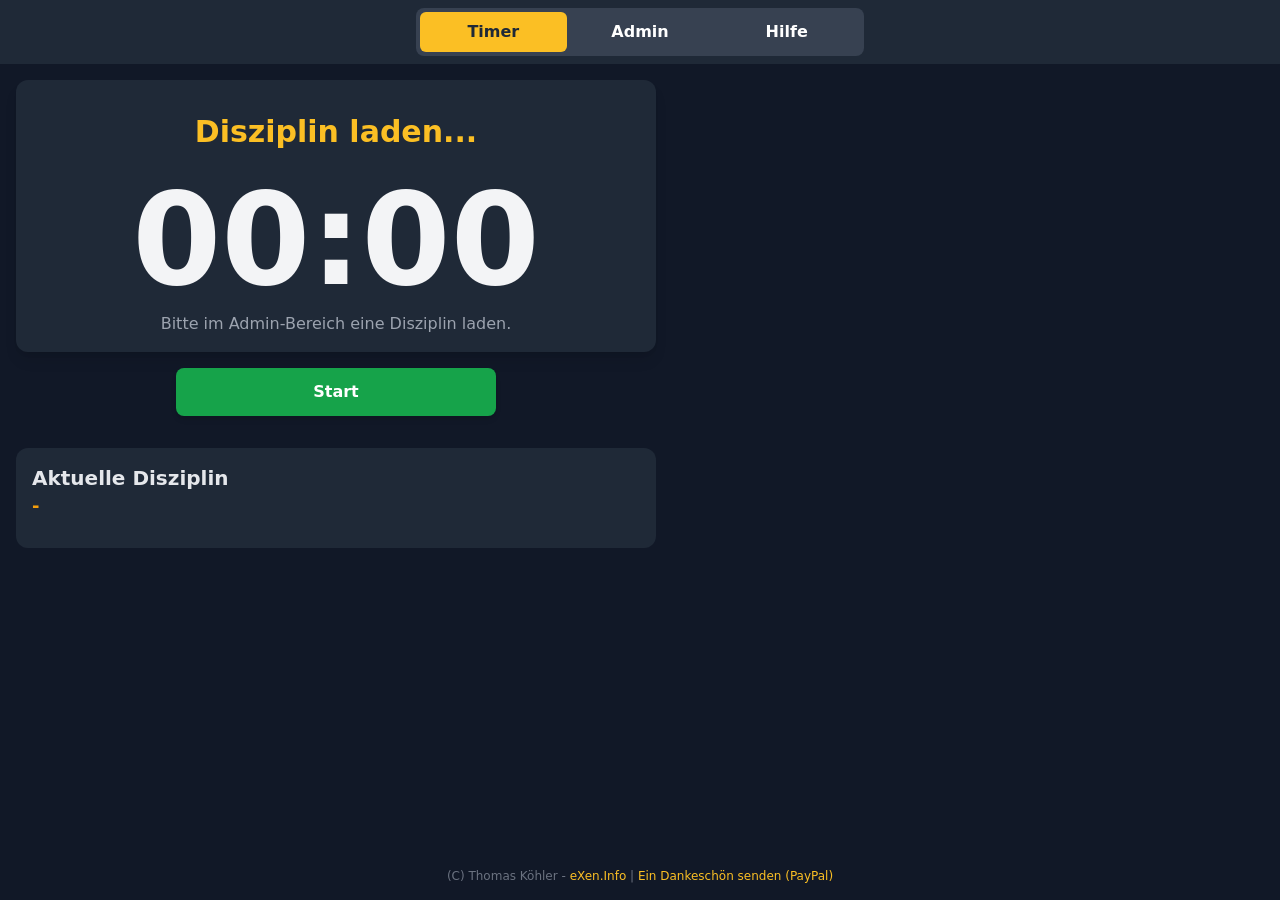
<file: index.html>
<!DOCTYPE html>
<html lang="de" class="h-screen">
<head>
    <meta charset="UTF-8">
    <meta name="viewport" content="width=device-width, initial-scale=1.0, user-scalable=no">
    <title>eXen-BDMP-Timer</title>
    <meta name="theme-color" content="#1f2937"/>
    <link rel="manifest" href="manifest.json">
    <link rel="apple-touch-icon" href="icons/icon-192.png">
    <link rel="stylesheet" href="style.css">
</head>
<body class="bg-gray-900 text-white h-full flex flex-col antialiased">

    <div id="app-container" class="flex-grow flex flex-col min-h-0">
        <div class="p-2 flex-shrink-0 bg-gray-800">
            <div class="flex justify-center rounded-lg bg-gray-700 p-1 md:max-w-md mx-auto">
                <button id="nav-timer" class="nav-btn w-full py-2 px-4 rounded-md font-bold transition-colors active">Timer</button>
                <button id="nav-admin" class="nav-btn w-full py-2 px-4 rounded-md font-bold transition-colors">Admin</button>
                <button id="nav-help" class="nav-btn w-full py-2 px-4 rounded-md font-bold transition-colors">Hilfe</button>
            </div>
        </div>

        <div id="timer-view" class="flex flex-col flex-grow min-h-0 md:max-w-2xl md:mx-auto w-full">
            <div class="p-4 flex-shrink-0">
                <div class="bg-gray-800 rounded-xl p-4 md:p-6 text-center shadow-lg">
                    <p id="live-stage-name" class="text-xl md:text-3xl font-bold text-amber-400 mb-2 h-auto min-h-[72px] flex items-center justify-center stage-name-display break-word">Disziplin laden...</p>
                    <p id="live-timer-display" class="timer-display text-7xl md:text-8xl lg:text-9xl text-gray-100">00:00</p>
                    <p id="live-total-progress" class="text-gray-400 mt-2 h-6">Bitte im Admin-Bereich eine Disziplin laden.</p>
                    
                    <div id="epp-timer-sektion" class="mt-4" style="display: none;">
                        <h3 class="text-lg font-bold text-gray-400">EPP Restzeit</h3>
                        <p id="epp-restzeit-anzeige" class="text-3xl font-bold text-gray-200">05:30</p>
                    </div>
                </div>
                <div id="live-controls-container" class="my-4 flex flex-col justify-center items-center gap-4 px-4">
                    <button id="live-start-btn" class="w-full max-w-xs bg-green-600 hover:bg-green-700 text-white font-bold py-3 px-4 rounded-lg shadow-md transition-colors">Start</button>
                    <button id="epp-pause-btn" class="btn-epp-pause w-full max-w-xs text-white font-bold py-3 px-4 rounded-lg shadow-md hidden">Störung / Pause</button>
                    <button id="epp-next-station-btn" class="w-full max-w-xs bg-blue-600 hover:bg-blue-700 text-white font-bold py-3 px-4 rounded-lg shadow-md transition-colors hidden">Nächste Station</button>
                    <button id="live-reset-btn" class="w-full max-w-xs bg-red-600 hover:bg-red-700 text-white font-bold py-3 px-4 rounded-lg shadow-md transition-colors hidden">Reset</button>
                </div>
            </div>
            <div class="flex-grow overflow-y-auto custom-scrollbar px-4 pb-4">
                <div class="bg-gray-800 rounded-xl p-4">
                    <div class="mb-3">
                        <h2 class="text-xl font-bold text-gray-200">Aktuelle Disziplin</h2>
                        <p id="live-discipline-name" class="text-amber-500 font-semibold text-lg break-word">-</p>
                    </div>
                    <div id="live-stages-list" class="space-y-2"></div>
                </div>
            </div>
        </div>

        <div id="admin-view" class="hidden flex-col flex-grow min-h-0 md:max-w-2xl md:mx-auto w-full p-4 overflow-y-auto custom-scrollbar">
            <div class="bg-gray-800 rounded-xl p-4">

                <div class="mb-4 pb-4 border-b border-gray-700">
                    <h2 class="text-xl font-bold mb-3 text-gray-200">Disziplin-Verwaltung</h2>
                    <select id="admin-discipline-select" class="bg-gray-700 border border-gray-600 text-white rounded-lg p-2 w-full mb-3"></select>
                    <div class="grid grid-cols-3 gap-3">
                        <button id="admin-load-btn" class="bg-blue-600 hover:bg-blue-500 text-white font-bold py-2 px-4 rounded-lg shadow-md">Laden</button>
                        <button id="admin-export-single-btn" class="bg-purple-600 hover:bg-purple-500 text-white font-bold py-2 px-4 rounded-lg shadow-md">Kopieren</button>
                        <button id="admin-delete-btn" class="bg-red-700 hover:bg-red-600 text-white font-bold py-2 px-4 rounded-lg shadow-md">Löschen</button>
                    </div>
                </div>
                
                <div class="mb-4 pb-4 border-b border-gray-700">
                    <h2 class="text-xl font-bold mb-3 text-gray-200">Audio-Einstellungen</h2>
                    <div class="space-y-3">
                        <div>
                            <label for="volume-slider" class="block mb-2 text-sm font-medium text-gray-300">Signalton-Lautstärke: <span id="volume-display">100</span>%</label>
                            <input id="volume-slider" type="range" min="0" max="100" value="100" class="w-full h-2 bg-gray-600 rounded-lg appearance-none cursor-pointer">
                        </div>
                        <button id="test-tone-btn" class="w-full bg-gray-600 hover:bg-gray-500 text-white font-bold py-2 px-4 rounded-lg shadow-md">Test-Ton</button>
                    </div>
                </div>

                <div class="mb-4 pb-4 border-b border-gray-700">
                    <h2 class="text-xl font-bold mb-3 text-gray-200">Standard-Sätze laden</h2>
                    <button id="load-from-server-btn" class="w-full bg-green-600 hover:bg-green-500 text-white font-bold py-2 px-4 rounded-lg shadow-md">BDMP-Standard & EPP laden</button>
                </div>

                <div class="mb-4 pb-4 border-b border-gray-700">
                    <h2 class="text-xl font-bold mb-3 text-gray-200">Sammlung Teilen / Sichern</h2>
                    <div class="grid grid-cols-1 sm:grid-cols-2 gap-3">
                        <button id="export-all-btn" class="bg-purple-600 hover:bg-purple-500 text-white font-bold py-2 px-4 rounded-lg shadow-md">Sammlung kopieren</button>
                        <button id="import-btn" class="bg-teal-600 hover:bg-teal-500 text-white font-bold py-2 px-4 rounded-lg shadow-md">Aus Text einfügen</button>
                    </div>
                </div>

                <div>
                    <div class="flex justify-between items-center mb-3">
                         <h2 class="text-xl font-bold text-gray-200">Disziplin-Editor (<span id="editing-discipline-name" class="text-amber-400">Neue Disziplin</span>)</h2>
                         <button id="admin-new-btn" class="bg-gray-600 hover:bg-gray-500 text-white font-bold py-1 px-3 rounded-lg text-sm">Neu</button>
                    </div>
                    <div id="admin-stages-list" class="space-y-1 mb-4"></div>
                    <div id="add-stage-form-container" class="pt-4 border-t border-gray-700">
                        <h3 class="font-bold text-lg mb-2 text-gray-300">Neue Phase hinzufügen</h3>
                        <div class="grid grid-cols-1 gap-3">
                            <textarea id="new-stage-name" placeholder="Beschreibung der Phase (mehrzeilig)" class="bg-gray-700 border border-gray-600 text-white rounded-lg p-2" rows="3"></textarea>
                        </div>
                        <div class="grid grid-cols-2 gap-3 mt-3">
                            <input type="number" id="new-stage-prep-time" placeholder="Vorlaufzeit (s)" min="0" class="bg-gray-700 border border-gray-600 text-white rounded-lg p-2">
                            <input type="number" id="new-stage-duration" placeholder="Dauer (s)" min="0" class="bg-gray-700 border border-gray-600 text-white rounded-lg p-2">
                        </div>
                        <div class="grid grid-cols-2 gap-3 mt-3">
                            <input type="number" id="new-stage-reps" placeholder="Wiederholungen" min="1" class="bg-gray-700 border border-gray-600 text-white rounded-lg p-2">
                            <input type="number" id="new-stage-pause" placeholder="Pause zw. Wdh. (s)" min="0" class="bg-gray-700 border border-gray-600 text-white rounded-lg p-2">
                        </div>
                        <div class="grid grid-cols-2 gap-3 mt-3">
                            <div class="flex items-center bg-gray-700 border border-gray-600 rounded-lg p-2"><input type="checkbox" id="new-stage-sound-start" class="h-5 w-5 bg-gray-700 rounded text-amber-500 focus:ring-amber-400"><label for="new-stage-sound-start" class="ml-2 text-gray-300 text-sm">Ton am Anfang</label></div>
                            <div class="flex items-center bg-gray-700 border border-gray-600 rounded-lg p-2"><input type="checkbox" id="new-stage-sound-end" class="h-5 w-5 bg-gray-700 rounded text-amber-500 focus:ring-amber-400" checked><label for="new-stage-sound-end" class="ml-2 text-gray-300 text-sm">Ton am Ende</label></div>
                        </div>
                        <div class="flex items-center mt-3 bg-gray-700 border border-gray-600 rounded-lg p-2"><input type="checkbox" id="new-stage-pause-after" class="h-5 w-5 bg-gray-700 rounded text-amber-500 focus:ring-amber-400"><label for="new-stage-pause-after" class="ml-2 text-gray-300">Pause nach Phase</label></div>
                        <button id="add-stage-btn" class="mt-3 w-full bg-amber-500 hover:bg-amber-400 text-gray-900 font-bold py-2 px-4 rounded-lg">Phase zum Ablauf hinzufügen</button>
                        <div class="mt-6">
                            <h3 class="font-bold text-lg mb-2 text-gray-300">Ablauf speichern</h3>
                            <div class="flex gap-3">
                                <input type="text" id="discipline-name-input" placeholder="Name für Disziplin" class="bg-gray-700 border border-gray-600 text-white rounded-lg p-2 w-full">
                                <button id="save-discipline-btn" class="bg-green-600 hover:bg-green-500 text-white font-bold py-2 px-4 rounded-lg">Speichern</button>
                            </div>
                        </div>
                    </div>
                </div>
            </div>
        </div>
        
        <div id="help-view" class="hidden flex-col h-full md:max-w-2xl md:mx-auto w-full p-4 overflow-y-auto custom-scrollbar">
            <div class="bg-gray-800 rounded-xl p-6 text-left text-gray-300 space-y-4">
                <h1 class="text-amber-400 font-bold text-2xl mb-2">Anleitung für den eXen-BDMP-Timer</h1>
                <p>Dieser Timer wurde entwickelt, um dir das Training und die Durchführung von dynamischen Schießdisziplinen zu vereinfachen.</p>
                <div>
                    <h3 class="text-amber-400 font-bold text-lg mt-4 mb-2">Erste Schritte</h3>
                    <ol class="list-decimal pl-5 space-y-2">
                        <li><strong>Disziplinen laden:</strong> Gehe zur "Admin"-Ansicht und klicke auf "BDMP-Standard & EPP laden". Eine Auswahl an gängigen Disziplinen wird importiert.</li>
                        <li><strong>Ablauf auswählen & laden:</strong> Wähle in der Liste die gewünschte Disziplin aus und klicke auf "Laden". Die App wechselt automatisch zur Timer-Ansicht.</li>
                        <li><strong>Timer starten:</strong> Klicke auf "Start", um den Ablauf zu beginnen.</li>
                    </ol>
                </div>
                <div>
                    <h3 class="text-amber-400 font-bold text-lg mt-4 mb-2">Timer-Funktionen</h3>
                    <ul class="list-disc pl-5 space-y-2">
                        <li><strong>Einzelne Phase starten:</strong> Klicke in der Phasen-Liste auf das grüne Play-Symbol (▶), um direkt bei dieser Phase einzusteigen.</li>
                        <li><strong>EPP-Steuerung:</strong> Die EPP-Disziplin hat eine spezielle Steuerung mit Buttons wie "Station beenden" oder "Störung / Pause", die je nach Situation erscheinen.</li>
                    </ul>
                </div>
                <div>
                    <h3 class="text-amber-400 font-bold text-lg mt-4 mb-2">Admin-Funktionen</h3>
                    <ul class="list-disc pl-5 space-y-2">
                        <li><strong>Editor:</strong> Wähle eine Disziplin, um sie zu bearbeiten, oder klicke auf "Neu", um eine eigene Disziplin von Grund auf zu erstellen.</li>
                        <li><strong>Sammlung sichern/teilen:</strong> Mit "Sammlung kopieren" kannst du alle deine Disziplinen in die Zwischenablage kopieren. Mit "Aus Text einfügen" kannst du sie auf einem anderen Gerät wieder importieren.</li>
                    </ul>
                </div>
                <div>
                    <h3 class="text-amber-400 font-bold text-lg mt-4 mb-2">Hinweis zur Lautstärke</h3>
                    <p>Die Töne des Timers müssen auf dem Schießstand klar verständlich sein. Sollte die Lautstärke deines Geräts nicht ausreichen, empfehle ich den Anschluss eines externen Lautsprechers. Eine Kabel-gebundene Verbindung (z.B. über den Kopfhöreranschluss) ist dabei die zuverlässigste Methode. Ein Bluetooth-Lautsprecher funktioniert ebenfalls, beachte aber, dass es je nach Gerät zu minimalen Zeitverzögerungen beim Signalton kommen kann.</p>
                </div>
                <hr class="border-gray-700 my-2">
                <p class="mt-2"><a href="manual.html" target="_blank" class="text-amber-500 hover:underline">Ausführliches Handbuch öffnen &rarr;</a></p>
            </div>
        </div>

        <footer class="text-center text-xs text-gray-500 p-4 flex-shrink-0">
            <p>(C) Thomas Köhler - <a href="https://exen.info/" target="_blank" rel="noopener noreferrer" class="hover:underline text-amber-400">eXen.Info</a> | <a href="https://paypal.me/exen" target="_blank" rel="noopener noreferrer" class="hover:underline text-amber-400">Ein Dankeschön senden (PayPal)</a></p>
        </footer>

        <div id="edit-modal" class="fixed inset-0 z-50 flex items-center justify-center p-4 modal-backdrop hidden">
            <div class="bg-gray-800 rounded-xl shadow-2xl w-full max-w-md p-6">
                <h3 class="font-bold text-2xl mb-4 text-white">Phase bearbeiten</h3>
                <input type="hidden" id="edit-stage-index">
                <div class="space-y-4">
                    <textarea id="edit-stage-name" placeholder="Beschreibung der Phase" class="bg-gray-700 border border-gray-600 text-white rounded-lg p-3 w-full" rows="3"></textarea>
                    <input type="number" id="edit-stage-prep-time" placeholder="Vorlaufzeit (s)" min="0" class="bg-gray-700 border border-gray-600 text-white rounded-lg p-3 w-full">
                    <input type="number" id="edit-stage-duration" placeholder="Dauer (s)" min="0" class="bg-gray-700 border border-gray-600 text-white rounded-lg p-3 w-full">
                    <input type="number" id="edit-stage-reps" placeholder="Wiederholungen" min="1" class="bg-gray-700 border border-gray-600 text-white rounded-lg p-3 w-full">
                    <input type="number" id="edit-stage-pause" placeholder="Pause zw. Wdh. (s)" min="0" class="bg-gray-700 border border-gray-600 text-white rounded-lg p-3 w-full">
                    <div class="grid grid-cols-2 gap-4">
                        <div class="flex items-center bg-gray-700 rounded-lg p-3"><input type="checkbox" id="edit-stage-sound-start" class="h-5 w-5 bg-gray-700 rounded text-amber-500 focus:ring-amber-400"><label for="edit-stage-sound-start" class="ml-3 text-gray-300">Ton am Anfang</label></div>
                        <div class="flex items-center bg-gray-700 rounded-lg p-3"><input type="checkbox" id="edit-stage-sound-end" class="h-5 w-5 bg-gray-700 rounded text-amber-500 focus:ring-amber-400"><label for="edit-stage-sound-end" class="ml-3 text-gray-300">Ton am Ende</label></div>
                    </div>
                    <div class="flex items-center bg-gray-700 rounded-lg p-3"><input type="checkbox" id="edit-stage-pause-after" class="h-5 w-5 bg-gray-700 rounded text-amber-500 focus:ring-amber-400"><label for="edit-stage-pause-after" class="ml-3 text-gray-300">Pause nach Phase</label></div>
                </div>
                <div class="mt-6 grid grid-cols-2 gap-4">
                    <button id="cancel-edit-btn" class="bg-gray-600 hover:bg-gray-500 text-white font-bold py-3 px-4 rounded-lg">Abbrechen</button>
                    <button id="save-edit-btn" class="bg-blue-600 hover:bg-blue-500 text-white font-bold py-3 px-4 rounded-lg">Speichern</button>
                </div>
            </div>
        </div>
        
        <div id="import-modal" class="fixed inset-0 z-50 flex items-center justify-center p-4 modal-backdrop hidden">
            <div class="bg-gray-800 rounded-xl shadow-2xl w-full max-w-md p-6">
                <h3 class="font-bold text-2xl mb-4 text-white">Aus Text einfügen</h3>
                <p class="text-gray-400 mb-3 text-sm">Fügen Sie hier die Daten einer oder mehrerer Disziplinen ein, die Sie zuvor kopiert haben.</p>
                <textarea id="import-text-area" placeholder="Hier die kopierten Daten einfügen..." class="bg-gray-700 border border-gray-600 text-white rounded-lg p-3 w-full h-40"></textarea>
                <div class="mt-6 grid grid-cols-2 gap-4">
                    <button id="cancel-import-btn" class="bg-gray-600 hover:bg-gray-500 text-white font-bold py-3 px-4 rounded-lg">Abbrechen</button>
                    <button id="process-import-btn" class="bg-teal-600 hover:bg-teal-500 text-white font-bold py-3 px-4 rounded-lg">Importieren</button>
                </div>
            </div>
        </div>

    </div>

    <div id="update-notification" class="hidden fixed bottom-4 right-4 bg-gray-800 text-white p-4 rounded-lg shadow-lg flex items-center gap-4">
        <p>Eine neue Version ist verfügbar.</p>
        <button id="reload-button" class="bg-amber-500 hover:bg-amber-400 text-gray-900 font-bold py-1 px-3 rounded-md">Neu laden</button>
    </div>

    <script src="vendor/Tone.js"></script>
    <script src="script.js"></script>
    
</body>
</html>
</file>
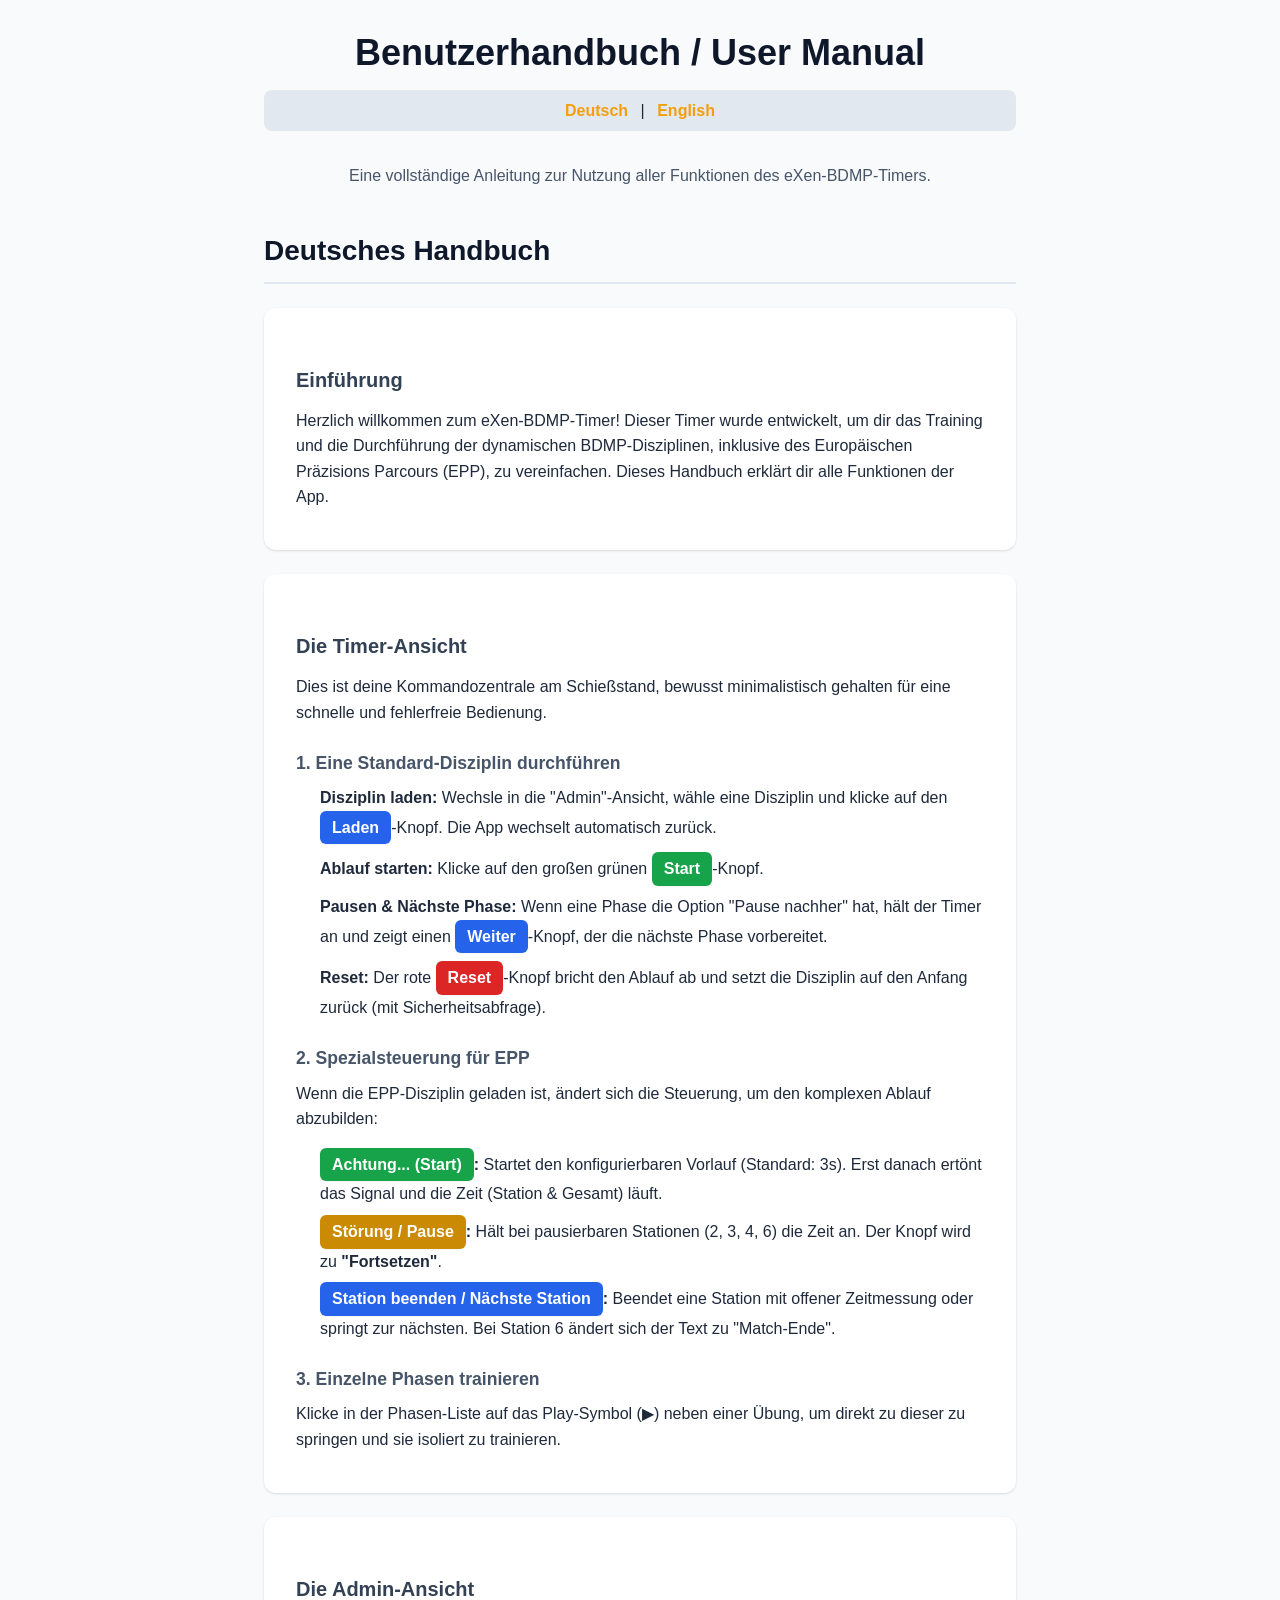
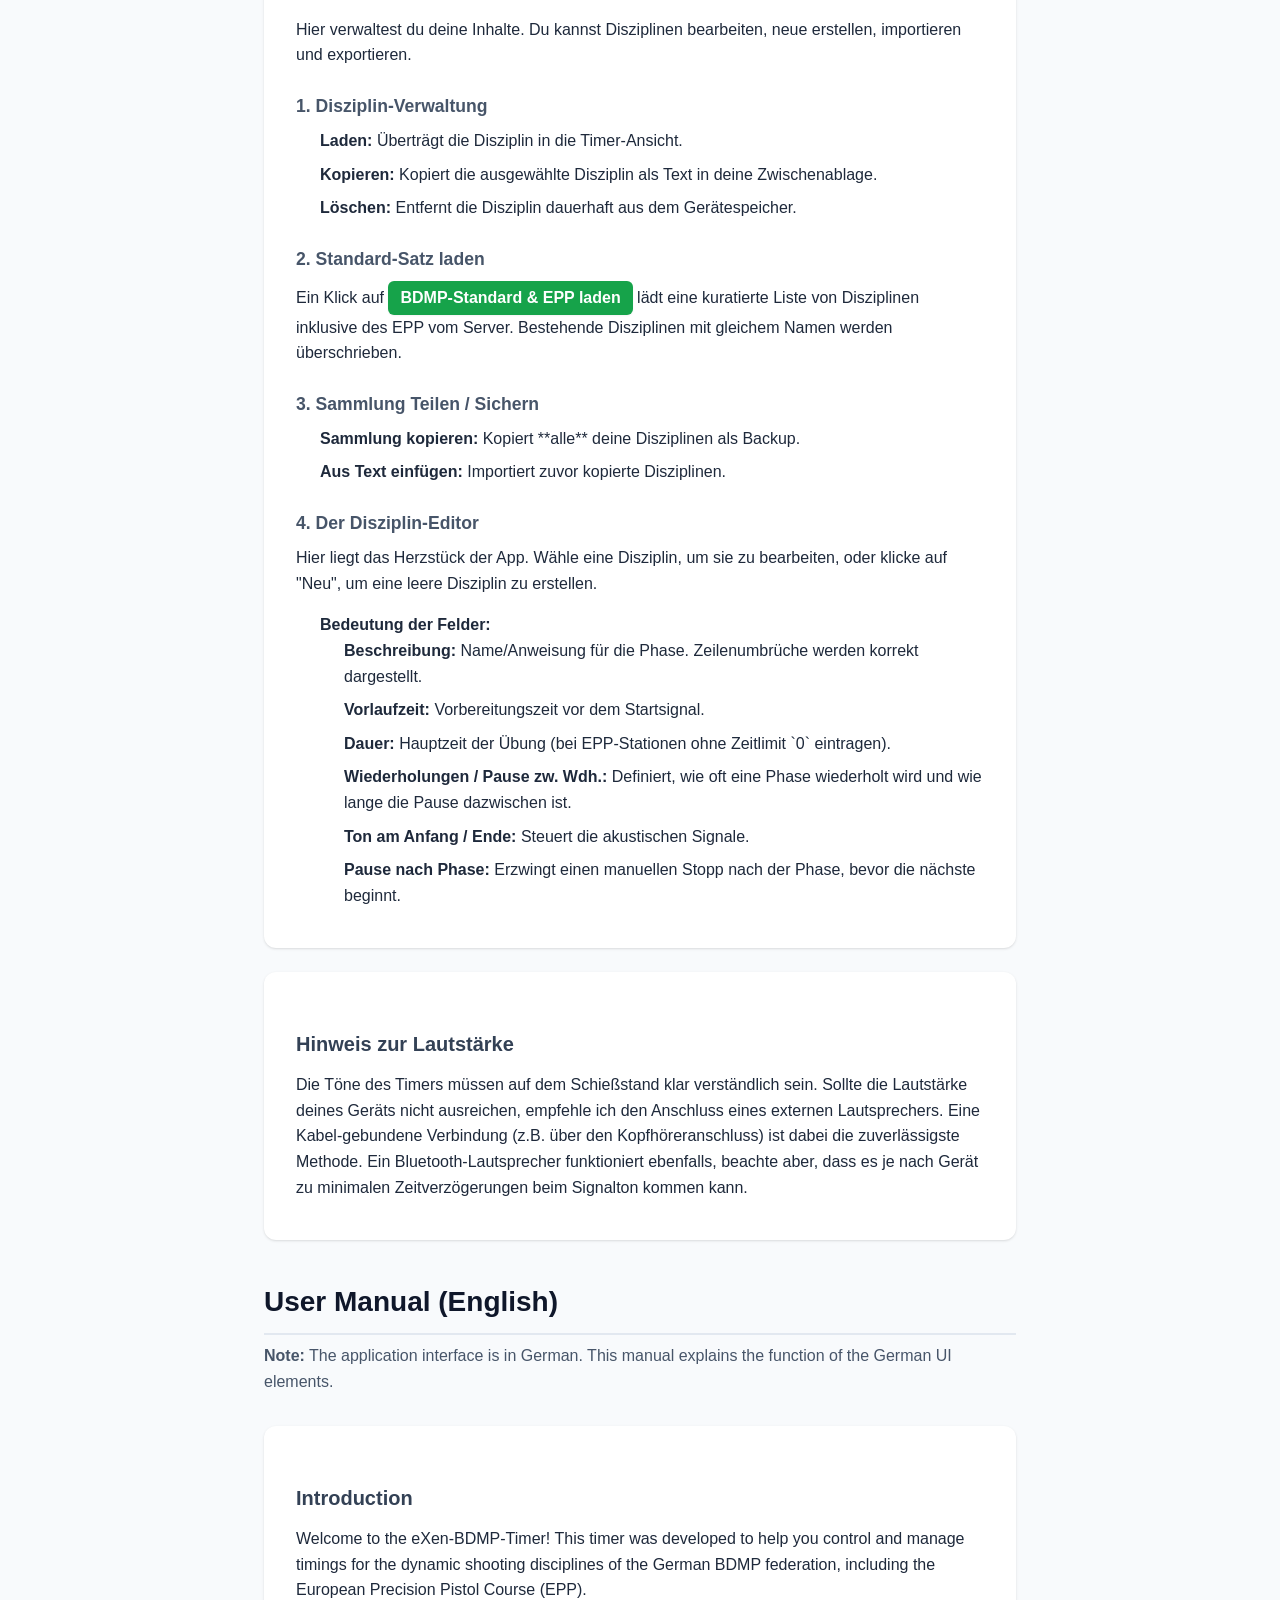
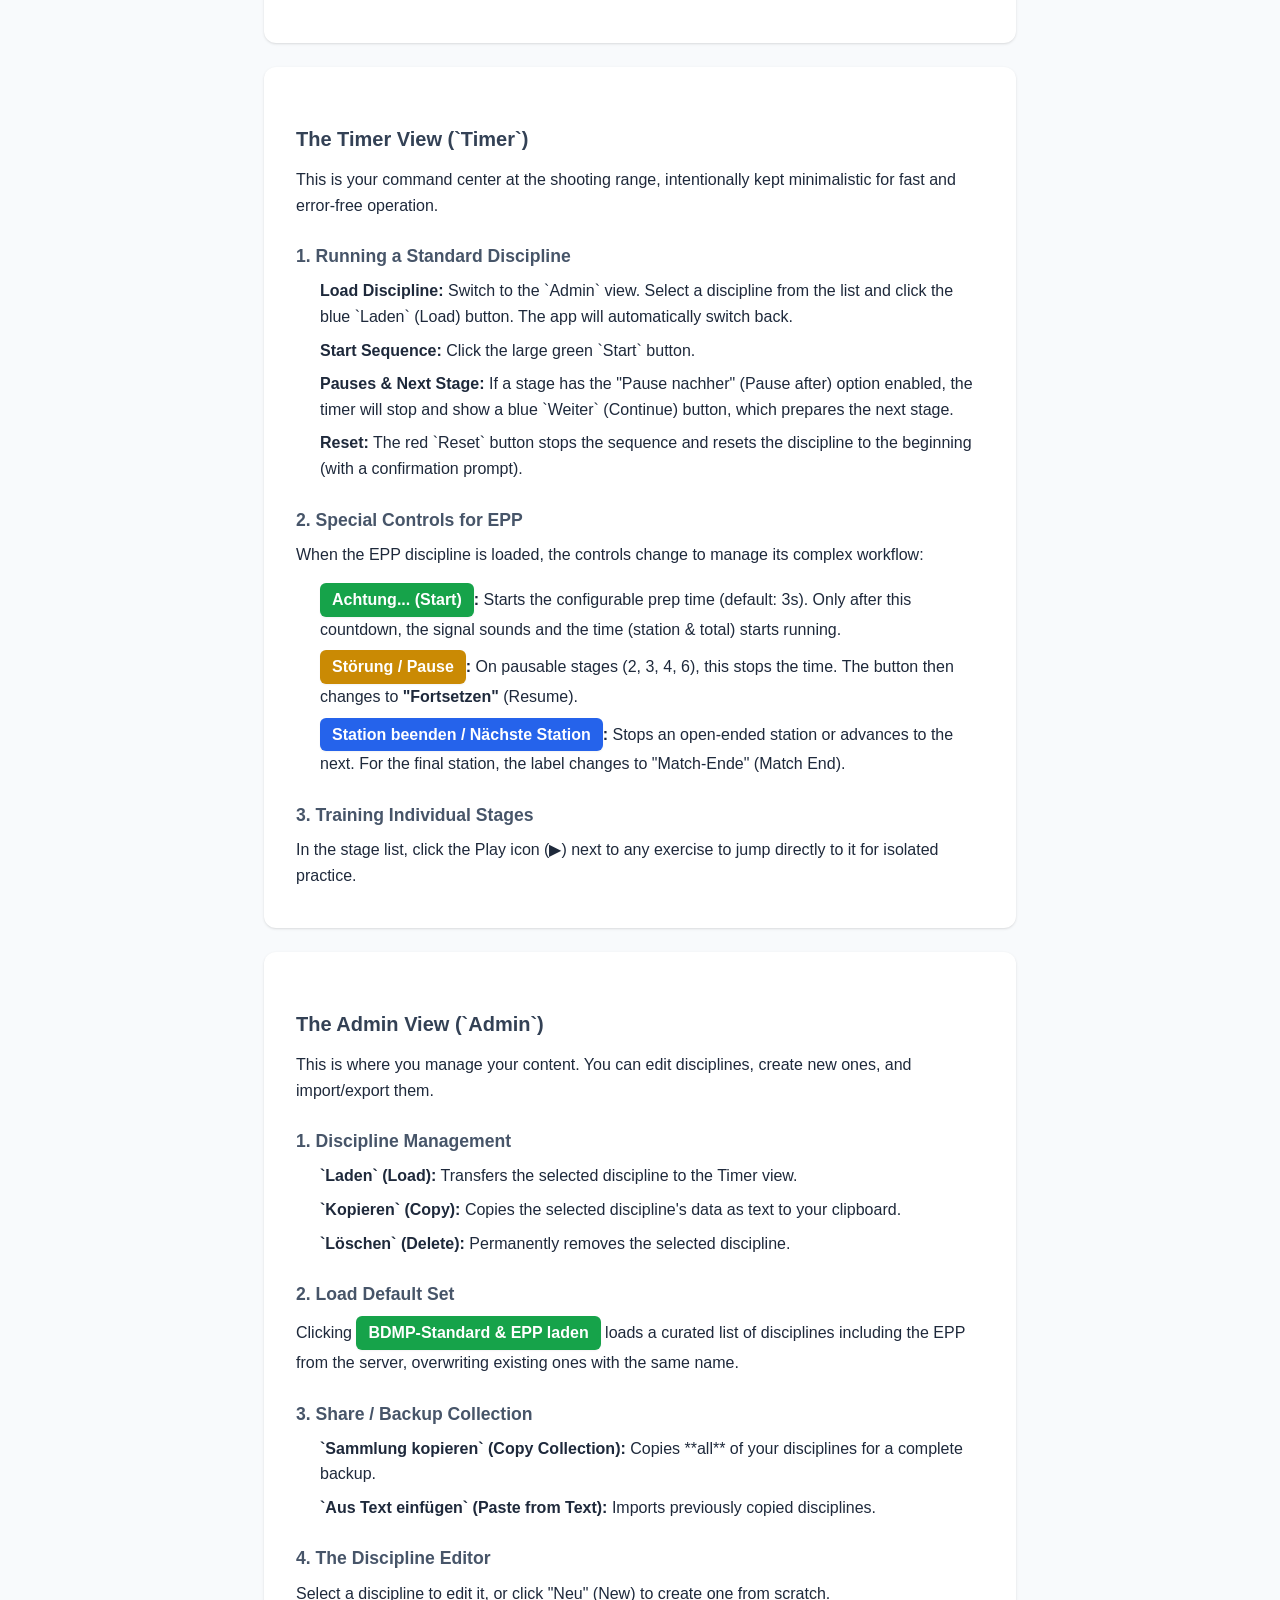
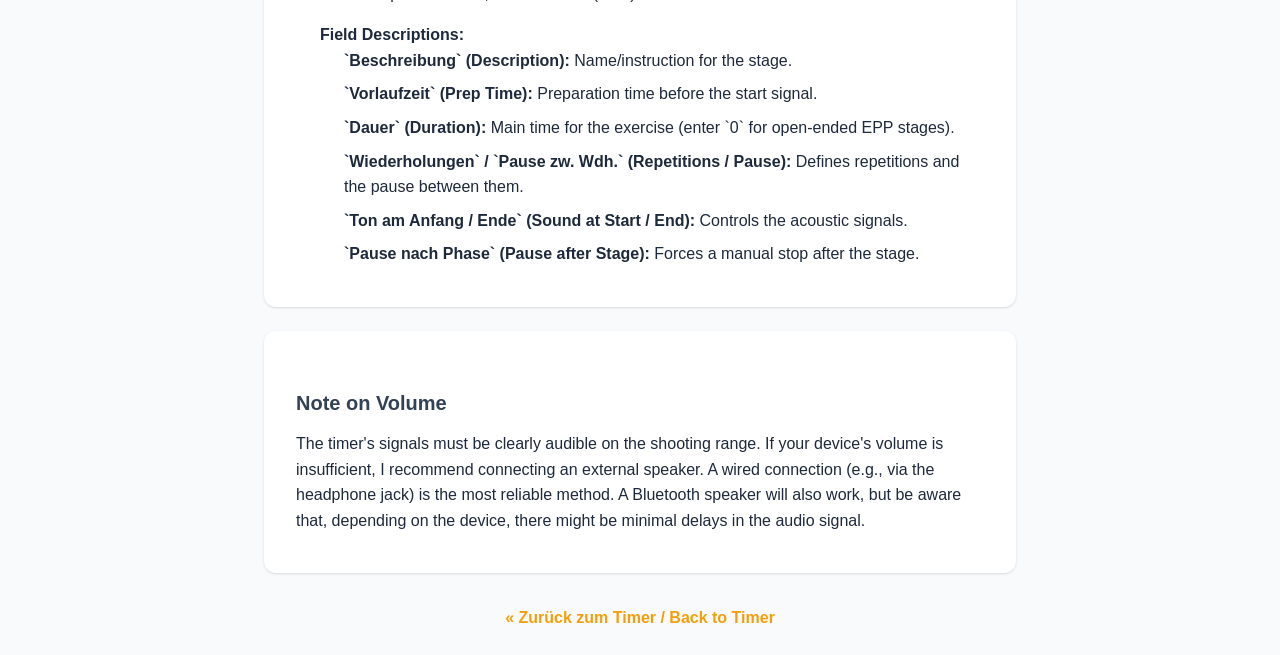
<file: manual.html>
<!DOCTYPE html>
<html lang="de" class="scroll-smooth">
<head>
    <meta charset="UTF-8">
    <meta name="viewport" content="width=device-width, initial-scale=1.0">
    <title>Benutzerhandbuch: eXen-BDMP-Timer</title>
    <link rel="stylesheet" href="style.css">
    <style>
        body { background-color: #f8fafc; color: #1e293b; font-family: 'Inter', sans-serif; line-height: 1.6; }
        .container { max-width: 800px; margin: auto; padding: 1.5rem; }
        h1, h2, h3, h4 { font-weight: 700; color: #0f172a; }
        h1 { font-size: 2.25rem; margin-bottom: 0.5rem; text-align: center; }
        h2 { font-size: 1.75rem; margin-top: 2.5rem; margin-bottom: 1.5rem; border-bottom: 2px solid #e2e8f0; padding-bottom: 0.5rem; }
        h3 { font-size: 1.25rem; margin-top: 2rem; margin-bottom: 0.75rem; color: #334155; }
        h4 { font-size: 1.1rem; margin-top: 1.5rem; margin-bottom: 0.5rem; color: #475569; }
        p, ul, ol { margin-bottom: 1rem; }
        ul, ol { padding-left: 1.5rem; }
        li { margin-bottom: 0.5rem; }
        a { color: #f59e0b; font-weight: 600; }
        a:hover { text-decoration: underline; }
        .lang-switcher { text-align: center; margin-bottom: 2rem; background-color: #e2e8f0; padding: 0.5rem; border-radius: 0.5rem; }
        .lang-switcher a { margin: 0 0.5rem; }
        .card { background-color: white; border-radius: 0.75rem; padding: 1.5rem 2rem; margin-bottom: 1.5rem; box-shadow: 0 1px 3px 0 rgb(0 0 0 / 0.1), 0 1px 2px -1px rgb(0 0 0 / 0.1); }
        .button-like { display: inline-block; color: white; font-weight: bold; padding: 0.25rem 0.75rem; border-radius: 0.375rem; box-shadow: 0 1px 2px 0 rgb(0 0 0 / 0.05); }
        .bg-green { background-color: #16a34a; }
        .bg-blue { background-color: #2563eb; }
        .bg-red { background-color: #dc2626; }
        .bg-yellow { background-color: #ca8a04; }
    </style>
</head>
<body>

    <div class="container">
        <header>
            <h1>Benutzerhandbuch / User Manual</h1>
            <div class="lang-switcher">
                <a href="#de">Deutsch</a> | <a href="#en">English</a>
            </div>
            <p style="text-align: center; color: #475569;">Eine vollständige Anleitung zur Nutzung aller Funktionen des eXen-BDMP-Timers.</p>
        </header>

        <div id="de">
            <h2 id="manual-de">Deutsches Handbuch</h2>
            <section class="card">
                <h3>Einführung</h3>
                <p>Herzlich willkommen zum eXen-BDMP-Timer! Dieser Timer wurde entwickelt, um dir das Training und die Durchführung der dynamischen BDMP-Disziplinen, inklusive des Europäischen Präzisions Parcours (EPP), zu vereinfachen. Dieses Handbuch erklärt dir alle Funktionen der App.</p>
            </section>

            <section class="card">
                <h3>Die Timer-Ansicht</h3>
                <p>Dies ist deine Kommandozentrale am Schießstand, bewusst minimalistisch gehalten für eine schnelle und fehlerfreie Bedienung.</p>
                
                <h4>1. Eine Standard-Disziplin durchführen</h4>
                <ol>
                    <li><strong>Disziplin laden:</strong> Wechsle in die "Admin"-Ansicht, wähle eine Disziplin und klicke auf den <span class="button-like bg-blue">Laden</span>-Knopf. Die App wechselt automatisch zurück.</li>
                    <li><strong>Ablauf starten:</strong> Klicke auf den großen grünen <span class="button-like bg-green">Start</span>-Knopf.</li>
                    <li><strong>Pausen & Nächste Phase:</strong> Wenn eine Phase die Option "Pause nachher" hat, hält der Timer an und zeigt einen <span class="button-like bg-blue">Weiter</span>-Knopf, der die nächste Phase vorbereitet.</li>
                    <li><strong>Reset:</strong> Der rote <span class="button-like bg-red">Reset</span>-Knopf bricht den Ablauf ab und setzt die Disziplin auf den Anfang zurück (mit Sicherheitsabfrage).</li>
                </ol>

                <h4>2. Spezialsteuerung für EPP</h4>
                 <p>Wenn die EPP-Disziplin geladen ist, ändert sich die Steuerung, um den komplexen Ablauf abzubilden:</p>
                 <ul>
                    <li><strong><span class="button-like bg-green">Achtung... (Start)</span>:</strong> Startet den konfigurierbaren Vorlauf (Standard: 3s). Erst danach ertönt das Signal und die Zeit (Station & Gesamt) läuft.</li>
                    <li><strong><span class="button-like bg-yellow">Störung / Pause</span>:</strong> Hält bei pausierbaren Stationen (2, 3, 4, 6) die Zeit an. Der Knopf wird zu <strong>"Fortsetzen"</strong>.</li>
                    <li><strong><span class="button-like bg-blue">Station beenden / Nächste Station</span>:</strong> Beendet eine Station mit offener Zeitmessung oder springt zur nächsten. Bei Station 6 ändert sich der Text zu "Match-Ende".</li>
                 </ul>

                <h4>3. Einzelne Phasen trainieren</h4>
                <p>Klicke in der Phasen-Liste auf das Play-Symbol (▶) neben einer Übung, um direkt zu dieser zu springen und sie isoliert zu trainieren.</p>
            </section>
            
            <section class="card">
                <h3>Die Admin-Ansicht</h3>
                <p>Hier verwaltest du deine Inhalte. Du kannst Disziplinen bearbeiten, neue erstellen, importieren und exportieren.</p>

                <h4>1. Disziplin-Verwaltung</h4>
                <ul>
                    <li><strong>Laden:</strong> Überträgt die Disziplin in die Timer-Ansicht.</li>
                    <li><strong>Kopieren:</strong> Kopiert die ausgewählte Disziplin als Text in deine Zwischenablage.</li>
                    <li><strong>Löschen:</strong> Entfernt die Disziplin dauerhaft aus dem Gerätespeicher.</li>
                </ul>

                <h4>2. Standard-Satz laden</h4>
                <p>Ein Klick auf <span class="button-like bg-green">BDMP-Standard & EPP laden</span> lädt eine kuratierte Liste von Disziplinen inklusive des EPP vom Server. Bestehende Disziplinen mit gleichem Namen werden überschrieben.</p>
                
                <h4>3. Sammlung Teilen / Sichern</h4>
                <ul>
                    <li><strong>Sammlung kopieren:</strong> Kopiert **alle** deine Disziplinen als Backup.</li>
                    <li><strong>Aus Text einfügen:</strong> Importiert zuvor kopierte Disziplinen.</li>
                </ul>

                <h4>4. Der Disziplin-Editor</h4>
                <p>Hier liegt das Herzstück der App. Wähle eine Disziplin, um sie zu bearbeiten, oder klicke auf "Neu", um eine leere Disziplin zu erstellen.</p>
                <ul>
                    <li><strong>Bedeutung der Felder:</strong>
                        <ul>
                            <li><strong>Beschreibung:</strong> Name/Anweisung für die Phase. Zeilenumbrüche werden korrekt dargestellt.</li>
                            <li><strong>Vorlaufzeit:</strong> Vorbereitungszeit vor dem Startsignal.</li>
                            <li><strong>Dauer:</strong> Hauptzeit der Übung (bei EPP-Stationen ohne Zeitlimit `0` eintragen).</li>
                            <li><strong>Wiederholungen / Pause zw. Wdh.:</strong> Definiert, wie oft eine Phase wiederholt wird und wie lange die Pause dazwischen ist.</li>
                            <li><strong>Ton am Anfang / Ende:</strong> Steuert die akustischen Signale.</li>
                            <li><strong>Pause nach Phase:</strong> Erzwingt einen manuellen Stopp nach der Phase, bevor die nächste beginnt.</li>
                        </ul>
                    </li>
                </ul>
            </section>

            <section class="card">
                <h3>Hinweis zur Lautstärke</h3>
                <p>Die Töne des Timers müssen auf dem Schießstand klar verständlich sein. Sollte die Lautstärke deines Geräts nicht ausreichen, empfehle ich den Anschluss eines externen Lautsprechers. Eine Kabel-gebundene Verbindung (z.B. über den Kopfhöreranschluss) ist dabei die zuverlässigste Methode. Ein Bluetooth-Lautsprecher funktioniert ebenfalls, beachte aber, dass es je nach Gerät zu minimalen Zeitverzögerungen beim Signalton kommen kann.</p>
            </section>
        </div>

        <div id="en">
            <h2 id="manual-en">User Manual (English)</h2>
            <p style="color: #475569; margin-top: -1rem; margin-bottom: 2rem;"><strong>Note:</strong> The application interface is in German. This manual explains the function of the German UI elements.</p>
            
            <section class="card">
                <h3>Introduction</h3>
                <p>Welcome to the eXen-BDMP-Timer! This timer was developed to help you control and manage timings for the dynamic shooting disciplines of the German BDMP federation, including the European Precision Pistol Course (EPP).</p>
            </section>

            <section class="card">
                <h3>The Timer View (`Timer`)</h3>
                <p>This is your command center at the shooting range, intentionally kept minimalistic for fast and error-free operation.</p>
                
                <h4>1. Running a Standard Discipline</h4>
                <ol>
                    <li><strong>Load Discipline:</strong> Switch to the `Admin` view. Select a discipline from the list and click the blue `Laden` (Load) button. The app will automatically switch back.</li>
                    <li><strong>Start Sequence:</strong> Click the large green `Start` button.</li>
                    <li><strong>Pauses & Next Stage:</strong> If a stage has the "Pause nachher" (Pause after) option enabled, the timer will stop and show a blue `Weiter` (Continue) button, which prepares the next stage.</li>
                    <li><strong>Reset:</strong> The red `Reset` button stops the sequence and resets the discipline to the beginning (with a confirmation prompt).</li>
                </ol>

                <h4>2. Special Controls for EPP</h4>
                 <p>When the EPP discipline is loaded, the controls change to manage its complex workflow:</p>
                 <ul>
                    <li><strong><span class="button-like bg-green">Achtung... (Start)</span>:</strong> Starts the configurable prep time (default: 3s). Only after this countdown, the signal sounds and the time (station & total) starts running.</li>
                    <li><strong><span class="button-like bg-yellow">Störung / Pause</span>:</strong> On pausable stages (2, 3, 4, 6), this stops the time. The button then changes to <strong>"Fortsetzen"</strong> (Resume).</li>
                    <li><strong><span class="button-like bg-blue">Station beenden / Nächste Station</span>:</strong> Stops an open-ended station or advances to the next. For the final station, the label changes to "Match-Ende" (Match End).</li>
                 </ul>

                <h4>3. Training Individual Stages</h4>
                <p>In the stage list, click the Play icon (▶) next to any exercise to jump directly to it for isolated practice.</p>
            </section>
            
            <section class="card">
                <h3>The Admin View (`Admin`)</h3>
                <p>This is where you manage your content. You can edit disciplines, create new ones, and import/export them.</p>

                <h4>1. Discipline Management</h4>
                <ul>
                    <li><strong>`Laden` (Load):</strong> Transfers the selected discipline to the Timer view.</li>
                    <li><strong>`Kopieren` (Copy):</strong> Copies the selected discipline's data as text to your clipboard.</li>
                    <li><strong>`Löschen` (Delete):</strong> Permanently removes the selected discipline.</li>
                </ul>
                
                <h4>2. Load Default Set</h4>
                <p>Clicking <span class="button-like bg-green">BDMP-Standard & EPP laden</span> loads a curated list of disciplines including the EPP from the server, overwriting existing ones with the same name.</p>
                
                <h4>3. Share / Backup Collection</h4>
                <ul>
                    <li><strong>`Sammlung kopieren` (Copy Collection):</strong> Copies **all** of your disciplines for a complete backup.</li>
                    <li><strong>`Aus Text einfügen` (Paste from Text):</strong> Imports previously copied disciplines.</li>
                </ul>

                <h4>4. The Discipline Editor</h4>
                <p>Select a discipline to edit it, or click "Neu" (New) to create one from scratch.</p>
                <ul>
                    <li><strong>Field Descriptions:</strong>
                        <ul>
                            <li><strong>`Beschreibung` (Description):</strong> Name/instruction for the stage.</li>
                            <li><strong>`Vorlaufzeit` (Prep Time):</strong> Preparation time before the start signal.</li>
                            <li><strong>`Dauer` (Duration):</strong> Main time for the exercise (enter `0` for open-ended EPP stages).</li>
                            <li><strong>`Wiederholungen` / `Pause zw. Wdh.` (Repetitions / Pause):</strong> Defines repetitions and the pause between them.</li>
                            <li><strong>`Ton am Anfang / Ende` (Sound at Start / End):</strong> Controls the acoustic signals.</li>
                            <li><strong>`Pause nach Phase` (Pause after Stage):</strong> Forces a manual stop after the stage.</li>
                        </ul>
                    </li>
                </ul>
            </section>

            <section class="card">
                <h3>Note on Volume</h3>
                <p>The timer's signals must be clearly audible on the shooting range. If your device's volume is insufficient, I recommend connecting an external speaker. A wired connection (e.g., via the headphone jack) is the most reliable method. A Bluetooth speaker will also work, but be aware that, depending on the device, there might be minimal delays in the audio signal.</p>
            </section>
        </div>

        <footer style="text-align: center; margin-top: 2rem; color: #64748b;">
            <a href="index.html">&laquo; Zurück zum Timer / Back to Timer</a>
        </footer>
    </div>
</body>
</html>
</file>
<file: style.css>
/* Tailwind CSS v3.4.1 | MIT License | https://tailwindcss.com */
*,:after,:before{box-sizing:border-box;border-width:0;border-style:solid;border-color:#e5e7eb}::after,::before{--tw-content:''}html{line-height:1.5;-webkit-text-size-adjust:100%;-moz-tab-size:4;tab-size:4;font-family:ui-sans-serif,system-ui,sans-serif,"Apple Color Emoji","Segoe UI Emoji",Segoe UI Symbol,"Noto Color Emoji";font-feature-settings:normal;font-variation-settings:normal;-webkit-tap-highlight-color:transparent}body{margin:0;line-height:inherit}hr{height:0;color:inherit;border-top-width:1px}abbr:where([title]){-webkit-text-decoration:underline dotted;text-decoration:underline dotted}h1,h2,h3,h4,h5,h6{font-size:inherit;font-weight:inherit}a{color:inherit;text-decoration:inherit}b,strong{font-weight:bolder}code,kbd,pre,samp{font-family:ui-monospace,SFMono-Regular,Menlo,Monaco,Consolas,"Liberation Mono","Courier New",monospace;font-feature-settings:normal;font-variation-settings:normal;font-size:1em}small{font-size:80%}sub,sup{font-size:75%;line-height:0;position:relative;vertical-align:baseline}sub{bottom:-.25em}sup{top:-.5em}table{text-indent:0;border-color:inherit;border-collapse:collapse}button,input,optgroup,select,textarea{font-family:inherit;font-feature-settings:inherit;font-variation-settings:inherit;font-size:100%;font-weight:inherit;line-height:inherit;letter-spacing:inherit;color:inherit;margin:0;padding:0}button,select{text-transform:none}button,input:where([type=button]),input:where([type=reset]),input:where([type=submit]){-webkit-appearance:button;background-color:transparent;background-image:none}:-moz-focusring{outline:auto}:-moz-ui-invalid{box-shadow:none}progress{vertical-align:baseline}::-webkit-inner-spin-button,::-webkit-outer-spin-button{height:auto}[type=search]{-webkit-appearance:textfield;outline-offset:-2px}::-webkit-search-decoration{-webkit-appearance:none}::-webkit-file-upload-button{-webkit-appearance:button;font:inherit}summary{display:list-item}blockquote,dd,dl,figure,h1,h2,h3,h4,h5,h6,hr,p,pre{margin:0}fieldset{margin:0;padding:0}legend{padding:0}menu,ol,ul{list-style:none;margin:0;padding:0}dialog{padding:0}textarea{resize:vertical}input::placeholder,textarea::placeholder{opacity:1;color:#9ca3af}[role=button],button{cursor:pointer}:disabled{cursor:default}audio,canvas,embed,iframe,img,object,svg,video{display:block;vertical-align:middle}img,video{max-width:100%;height:auto}[hidden]{display:none}*,::before,::after{--tw-border-spacing-x:0;--tw-border-spacing-y:0;--tw-translate-x:0;--tw-translate-y:0;--tw-rotate:0;--tw-skew-x:0;--tw-skew-y:0;--tw-scale-x:1;--tw-scale-y:1;--tw-pan-x: ;--tw-pan-y: ;--tw-pinch-zoom: ;--tw-scroll-snap-strictness:proximity;--tw-gradient-from-position: ;--tw-gradient-via-position: ;--tw-gradient-to-position: ;--tw-ordinal: ;--tw-slashed-zero: ;--tw-numeric-figure: ;--tw-numeric-spacing: ;--tw-numeric-fraction: ;--tw-ring-inset: ;--tw-ring-offset-width:0px;--tw-ring-offset-color:#fff;--tw-ring-color:rgb(59 130 246 / .5);--tw-ring-offset-shadow:0 0 #0000;--tw-ring-shadow:0 0 #0000;--tw-shadow:0 0 #0000;--tw-shadow-colored:0 0 #0000;--tw-blur: ;--tw-brightness: ;--tw-contrast: ;--tw-grayscale: ;--tw-hue-rotate: ;--tw-invert: ;--tw-saturate: ;--tw-sepia: ;--tw-drop-shadow: ;--tw-backdrop-blur: ;--tw-backdrop-brightness: ;--tw-backdrop-contrast: ;--tw-backdrop-grayscale: ;--tw-backdrop-hue-rotate: ;--tw-backdrop-invert: ;--tw-backdrop-opacity: ;--tw-backdrop-saturate: ;--tw-backdrop-sepia: }::backdrop{--tw-border-spacing-x:0;--tw-border-spacing-y:0;--tw-translate-x:0;--tw-translate-y:0;--tw-rotate:0;--tw-skew-x:0;--tw-skew-y:0;--tw-scale-x:1;--tw-scale-y:1;--tw-pan-x: ;--tw-pan-y: ;--tw-pinch-zoom: ;--tw-scroll-snap-strictness:proximity;--tw-gradient-from-position: ;--tw-gradient-via-position: ;--tw-gradient-to-position: ;--tw-ordinal: ;--tw-slashed-zero: ;--tw-numeric-figure: ;--tw-numeric-spacing: ;--tw-numeric-fraction: ;--tw-ring-inset: ;--tw-ring-offset-width:0px;--tw-ring-offset-color:#fff;--tw-ring-color:rgb(59 130 246 / .5);--tw-ring-offset-shadow:0 0 #0000;--tw-ring-shadow:0 0 #0000;--tw-shadow:0 0 #0000;--tw-shadow-colored:0 0 #0000;--tw-blur: ;--tw-brightness: ;--tw-contrast: ;--tw-grayscale: ;--tw-hue-rotate: ;--tw-invert: ;--tw-saturate: ;--tw-sepia: ;--tw-drop-shadow: ;--tw-backdrop-blur: ;--tw-backdrop-brightness: ;--tw-backdrop-contrast: ;--tw-backdrop-grayscale: ;--tw-backdrop-hue-rotate: ;--tw-backdrop-invert: ;--tw-backdrop-opacity: ;--tw-backdrop-saturate: ;--tw-backdrop-sepia: }.fixed{position:fixed}.inset-0{inset:0}.z-50{z-index:50}.mx-auto{margin-left:auto;margin-right:auto}.my-4{margin-top:1rem;margin-bottom:1rem}.mb-2{margin-bottom:.5rem}.mb-3{margin-bottom:.75rem}.mb-4{margin-bottom:1rem}.ml-2{margin-left:.5rem}.ml-3{margin-left:.75rem}.mt-2{margin-top:.5rem}.mt-3{margin-top:.75rem}.mt-6{margin-top:1.5rem}.flex{display:flex}.hidden{display:none}.h-5{height:1.25rem}.h-6{height:1.5rem}.h-40{height:10rem}.h-auto{height:auto}.h-full{height:100%}.h-screen{height:100vh}.min-h-0{min-height:0}.min-h-\[72px\]{min-height:72px}.w-5{width:1.25rem}.w-6{width:1.5rem}.w-full{width:100%}.max-w-xs{max-width:20rem}.max-w-md{max-width:28rem}.max-w-2xl{max-width:42rem}.max-w-none{max-width:none}.flex-shrink-0{flex-shrink:0}.flex-grow{flex-grow:1}.cursor-pointer{cursor:pointer}.grid{display:grid}.grid-cols-1{grid-template-columns:repeat(1,minmax(0,1fr))}.grid-cols-2{grid-template-columns:repeat(2,minmax(0,1fr))}.grid-cols-3{grid-template-columns:repeat(3,minmax(0,1fr))}.flex-col{flex-direction:column}.items-center{align-items:center}.justify-center{justify-content:center}.justify-between{justify-content:space-between}.gap-3{gap:.75rem}.gap-4{gap:1rem}.space-y-1>:not([hidden])~:not([hidden]){--tw-space-y-reverse:0;margin-top:calc(.25rem * calc(1 - var(--tw-space-y-reverse)));margin-bottom:calc(.25rem * var(--tw-space-y-reverse))}.space-y-2>:not([hidden])~:not([hidden]){--tw-space-y-reverse:0;margin-top:calc(.5rem * calc(1 - var(--tw-space-y-reverse)));margin-bottom:calc(.5rem * var(--tw-space-y-reverse))}.overflow-y-auto{overflow-y:auto}.rounded{border-radius:.25rem}.rounded-lg{border-radius:.5rem}.rounded-md{border-radius:.375rem}.rounded-xl{border-radius:.75rem}.border{border-width:1px}.border-b{border-bottom-width:1px}.border-t{border-top-width:1px}.border-gray-600{--tw-border-opacity:1;border-color:rgb(75 85 99 / var(--tw-border-opacity,1))}.border-gray-700{--tw-border-opacity:1;border-color:rgb(55 65 81 / var(--tw-border-opacity,1))}.bg-amber-400{--tw-bg-opacity:1;background-color:rgb(251 191 36 / var(--tw-bg-opacity,1))}.bg-amber-500{--tw-bg-opacity:1;background-color:rgb(245 158 11 / var(--tw-bg-opacity,1))}.bg-blue-600{--tw-bg-opacity:1;background-color:rgb(37 99 235 / var(--tw-bg-opacity,1))}.bg-gray-600{--tw-bg-opacity:1;background-color:rgb(75 85 99 / var(--tw-bg-opacity,1))}.bg-gray-700{--tw-bg-opacity:1;background-color:rgb(55 65 81 / var(--tw-bg-opacity,1))}.bg-gray-800{--tw-bg-opacity:1;background-color:rgb(31 41 55 / var(--tw-bg-opacity,1))}.bg-gray-900{--tw-bg-opacity:1;background-color:rgb(17 24 39 / var(--tw-bg-opacity,1))}.bg-green-600{--tw-bg-opacity:1;background-color:rgb(22 163 74 / var(--tw-bg-opacity,1))}.bg-purple-600{--tw-bg-opacity:1;background-color:rgb(147 51 234 / var(--tw-bg-opacity,1))}.bg-red-600{--tw-bg-opacity:1;background-color:rgb(220 38 38 / var(--tw-bg-opacity,1))}.bg-red-700{--tw-bg-opacity:1;background-color:rgb(185 28 28 / var(--tw-bg-opacity,1))}.bg-teal-600{--tw-bg-opacity:1;background-color:rgb(13 148 136 / var(--tw-bg-opacity,1))}.p-1{padding:.25rem}.p-2{padding:.5rem}.p-3{padding:.75rem}.p-4{padding:1rem}.p-6{padding:1.5rem}.px-4{padding-left:1rem;padding-right:1rem}.py-2{padding-top:.5rem;padding-bottom:.5rem}.py-3{padding-top:.75rem;padding-bottom:.75rem}.pb-4{padding-bottom:1rem}.text-left{text-align:left}.text-center{text-align:center}.text-2xl{font-size:1.5rem;line-height:2rem}.text-3xl{font-size:1.875rem;line-height:2.25rem}.text-7xl{font-size:4.5rem;line-height:1}.text-lg{font-size:1.125rem;line-height:1.75rem}.text-sm{font-size:.875rem;line-height:1.25rem}.text-xl{font-size:1.25rem;line-height:1.75rem}.text-xs{font-size:.75rem;line-height:1rem}.font-bold{font-weight:700}.font-semibold{font-weight:600}.text-amber-400{--tw-text-opacity:1;color:rgb(251 191 36 / var(--tw-text-opacity,1))}.text-amber-500{--tw-text-opacity:1;color:rgb(245 158 11 / var(--tw-text-opacity,1))}.text-gray-100{--tw-text-opacity:1;color:rgb(243 244 246 / var(--tw-text-opacity,1))}.text-gray-200{--tw-text-opacity:1;color:rgb(229 231 235 / var(--tw-text-opacity,1))}.text-gray-300{--tw-text-opacity:1;color:rgb(209 213 219 / var(--tw-text-opacity,1))}.text-gray-400{--tw-text-opacity:1;color:rgb(156 163 175 / var(--tw-text-opacity,1))}.text-gray-500{--tw-text-opacity:1;color:rgb(107 114 128 / var(--tw-text-opacity,1))}.text-gray-900{--tw-text-opacity:1;color:rgb(17 24 39 / var(--tw-text-opacity,1))}.text-green-400{--tw-text-opacity:1;color:rgb(74 222 128 / var(--tw-text-opacity,1))}.text-red-500{--tw-text-opacity:1;color:rgb(239 68 68 / var(--tw-text-opacity,1))}.text-white{--tw-text-opacity:1;color:rgb(255 255 255 / var(--tw-text-opacity,1))}.underline{text-decoration-line:underline}.antialiased{-webkit-font-smoothing:antialiased;-moz-osx-font-smoothing:grayscale}.shadow-lg{--tw-shadow:0 10px 15px -3px rgb(0 0 0 / .1), 0 4px 6px -4px rgb(0 0 0 / .1);--tw-shadow-colored:0 10px 15px -3px var(--tw-shadow-color), 0 4px 6px -4px var(--tw-shadow-color);box-shadow:var(--tw-ring-offset-shadow,0 0 #0000),var(--tw-ring-shadow,0 0 #0000),var(--tw-shadow)}.shadow-2xl{--tw-shadow:0 25px 50px -12px rgb(0 0 0 / .25);--tw-shadow-colored:0 25px 50px -12px var(--tw-shadow-color);box-shadow:var(--tw-ring-offset-shadow,0 0 #0000),var(--tw-ring-shadow,0 0 #0000),var(--tw-shadow)}.shadow-md{--tw-shadow:0 4px 6px -1px rgb(0 0 0 / .1), 0 2px 4px -2px rgb(0 0 0 / .1);--tw-shadow-colored:0 4px 6px -1px var(--tw-shadow-color), 0 2px 4px -2px var(--tw-shadow-color);box-shadow:var(--tw-ring-offset-shadow,0 0 #0000),var(--tw-ring-shadow,0 0 #0000),var(--tw-shadow)}.transition-colors{transition-property:color,background-color,border-color,text-decoration-color,fill,stroke;transition-timing-function:cubic-bezier(.4,0,.2,1);transition-duration:150ms}.hover\:bg-amber-400:hover{--tw-bg-opacity:1;background-color:rgb(251 191 36 / var(--tw-bg-opacity,1))}.hover\:bg-blue-500:hover{--tw-bg-opacity:1;background-color:rgb(59 130 246 / var(--tw-bg-opacity,1))}.hover\:bg-blue-700:hover{--tw-bg-opacity:1;background-color:rgb(29 78 216 / var(--tw-bg-opacity,1))}.hover\:bg-gray-500:hover{--tw-bg-opacity:1;background-color:rgb(107 114 128 / var(--tw-bg-opacity,1))}.hover\:bg-green-500:hover{--tw-bg-opacity:1;background-color:rgb(34 197 94 / var(--tw-bg-opacity,1))}.hover\:bg-green-700:hover{--tw-bg-opacity:1;background-color:rgb(21 128 61 / var(--tw-bg-opacity,1))}.hover\:bg-purple-500:hover{--tw-bg-opacity:1;background-color:rgb(168 85 247 / var(--tw-bg-opacity,1))}.hover\:bg-red-600:hover{--tw-bg-opacity:1;background-color:rgb(220 38 38 / var(--tw-bg-opacity,1))}.hover\:bg-red-700:hover{--tw-bg-opacity:1;background-color:rgb(185 28 28 / var(--tw-bg-opacity,1))}.hover\:bg-teal-500:hover{--tw-bg-opacity:1;background-color:rgb(20 184 166 / var(--tw-bg-opacity,1))}.hover\:text-white:hover{--tw-text-opacity:1;color:rgb(255 255 255 / var(--tw-text-opacity,1))}.hover\:underline:hover{text-decoration-line:underline}.focus\:ring-amber-400:focus{--tw-ring-color:rgb(251 191 36 / var(--tw-ring-color-opacity,1))}@media (min-width:640px){.sm\:grid-cols-2{grid-template-columns:repeat(2,minmax(0,1fr))}}@media (min-width:768px){.md\:max-w-md{max-width:28rem}.md\:max-w-2xl{max-width:42rem}.md\:text-3xl{font-size:1.875rem;line-height:2.25rem}.md\:text-8xl{font-size:6rem;line-height:1}}@media (min-width:1024px){.lg\:text-9xl{font-size:8rem;line-height:1}}
html, body {
    overscroll-behavior-y: contain;
    font-family: 'Inter', ui-sans-serif, system-ui, -apple-system, BlinkMacSystemFont, "Segoe UI", Roboto, "Helvetica Neue", Arial, "Noto Sans", sans-serif;
}
.timer-display {
    font-weight: 900;
    font-variant-numeric: tabular-nums;
}
.custom-scrollbar::-webkit-scrollbar { width: 8px; }
.custom-scrollbar::-webkit-scrollbar-track { background: #1f2937; }
.custom-scrollbar::-webkit-scrollbar-thumb { background: #4b5563; border-radius: 4px; }
.custom-scrollbar::-webkit-scrollbar-thumb:hover { background: #6b7280; }
.stage-controls button:disabled { opacity: 0.3; cursor: not-allowed; }
.stage-name-display {
    white-space: pre-wrap;
    word-break: break-word;
}
.nav-btn.active {
    background-color: #fbbf24;
    color: #1f2937;
}
.break-word {
     word-break: break-word;
     -webkit-hyphens: auto;
     -ms-hyphens: auto;
     hyphens: auto;
}
.modal-backdrop {
    background-color: rgba(0,0,0,0.75);
}
.prose{color:#374151;max-width:65ch}.prose :where(a){color:#585042;text-decoration:underline;font-weight:500}.prose :where(strong){color:#292524;font-weight:600}.prose :where(h1){color:#292524;font-weight:800}.prose :where(h3){color:#44403c;font-weight:600}.prose-invert{--tw-prose-body:#d6d3d1;--tw-prose-headings:#fff;--tw-prose-lead:#a8a29e;--tw-prose-links:#fcd34d;--tw-prose-bold:#fff;--tw-prose-counters:#a8a29e;--tw-prose-bullets:#57534e;--tw-prose-hr:#44403c;--tw-prose-quotes:#f5f5f4;--tw-prose-quote-borders:#44403c;--tw-prose-captions:#a8a29e;--tw-prose-code:#fff;--tw-prose-pre-code:#d6d3d1;--tw-prose-pre-bg:rgb(0 0 0 / 50%);--tw-prose-th-borders:#44403c;--tw-prose-td-borders:#57534e;--tw-prose-invert-body:var(--tw-prose-body);--tw-prose-invert-headings:var(--tw-prose-headings);--tw-prose-invert-lead:var(--tw-prose-lead);--tw-prose-invert-links:var(--tw-prose-links);--tw-prose-invert-bold:var(--tw-prose-bold);--tw-prose-invert-counters:var(--tw-prose-counters);--tw-prose-invert-bullets:var(--tw-prose-bullets);--tw-prose-invert-hr:var(--tw-prose-hr);--tw-prose-invert-quotes:var(--tw-prose-quotes);--tw-prose-invert-quote-borders:var(--tw-prose-quote-borders);--tw-prose-invert-captions:var(--tw-prose-captions);--tw-prose-invert-code:var(--tw-prose-code);--tw-prose-invert-pre-code:var(--tw-prose-pre-code);--tw-prose-invert-pre-bg:var(--tw-prose-pre-bg);--tw-prose-invert-th-borders:var(--tw-prose-th-borders);--tw-prose-invert-td-borders:var(--tw-prose-td-borders)}

/* --- Eigene Button-Stile für bessere Sichtbarkeit --- */
.btn-epp-load {
    background-color: #4f46e5; /* Indigo 600 */
}
.btn-epp-load:hover {
    background-color: #4338ca; /* Indigo 700 */
}

.btn-epp-pause {
    background-color: #ca8a04; /* Yellow 600 */
}
.btn-epp-pause:hover {
    background-color: #a16207; /* Yellow 700 */
}
/* Button-Stil für "Weiter" oder "Fortsetzen" */
.btn-continue {
    background-color: #2563eb; /* Blau 600 */
}
.btn-continue:hover {
    background-color: #1d4ed8; /* Blau 700 */
}
/* Stile für die Update-Benachrichtigung */
#update-notification {
    z-index: 100;
    opacity: 0;
    transform: translateY(20px);
    transition: opacity 0.3s ease, transform 0.3s ease;
}

#update-notification.show {
    opacity: 1;
    transform: translateY(0);
}
</file>
